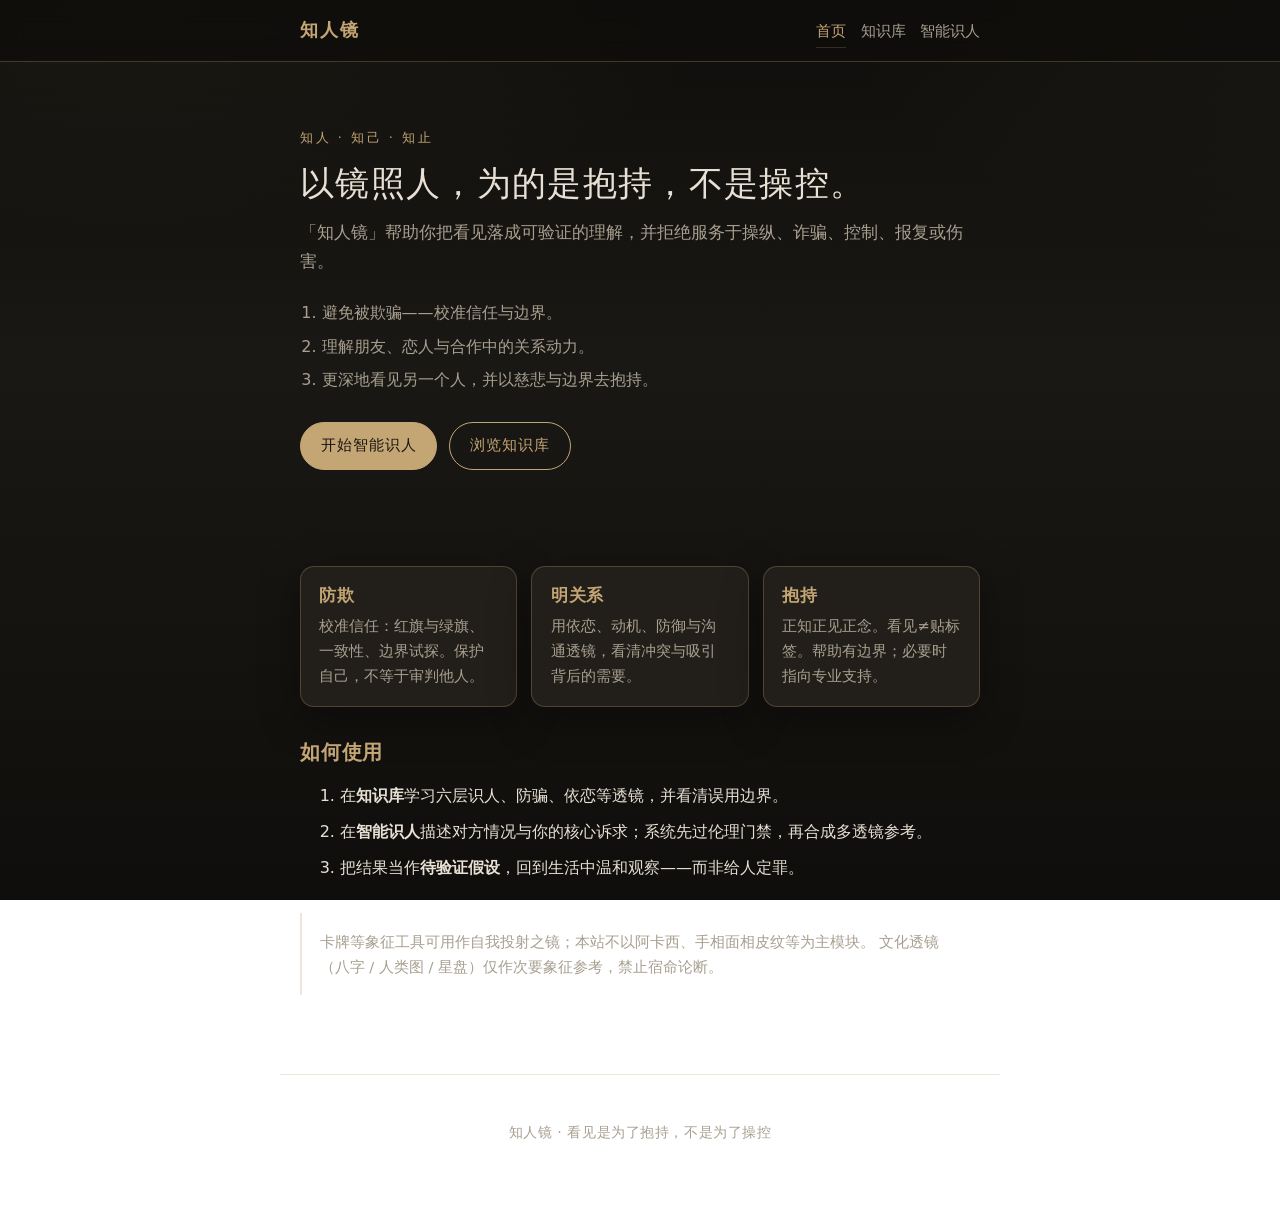
<file: index.html>
<!DOCTYPE html>
<html lang="zh-CN">
<head>
  <meta charset="UTF-8" />
  <meta name="viewport" content="width=device-width, initial-scale=1" />
  <meta name="description" content="知人镜：避免被欺、理解关系、以慈悲抱持他人。看见是为了抱持，不是为了操控。" />
  <title>知人镜 · 看见是为了抱持</title>
  <link rel="stylesheet" href="css/site.css" />
</head>
<body>
  <a class="skip-link" href="#main">跳到主要内容</a>
  <header class="site-header">
    <div class="header-inner">
      <a class="brand" href="index.html"><span>知人镜</span></a>
      <nav class="nav" aria-label="主导航">
        <a href="index.html" aria-current="page">首页</a>
        <a href="kb.html">知识库</a>
        <a href="ask.html">智能识人</a>
      </nav>
    </div>
  </header>

  <main id="main">
    <section class="hero">
      <p class="hero-kicker">知人 · 知己 · 知止</p>
      <h1>以镜照人，为的是抱持，不是操控。</h1>
      <p class="lead">「知人镜」帮助你把看见落成可验证的理解，并拒绝服务于操纵、诈骗、控制、报复或伤害。</p>
      <ol class="lead-steps">
        <li>避免被欺骗——校准信任与边界。</li>
        <li>理解朋友、恋人与合作中的关系动力。</li>
        <li>更深地看见另一个人，并以慈悲与边界去抱持。</li>
      </ol>
      <div class="hero-actions">
        <a class="btn" href="ask.html">开始智能识人</a>
        <a class="btn btn-ghost" href="kb.html">浏览知识库</a>
      </div>
    </section>

    <section class="intent-grid" aria-label="产品三重意图">
      <article class="intent-card">
        <h3>防欺</h3>
        <p>校准信任：红旗与绿旗、一致性、边界试探。保护自己，不等于审判他人。</p>
      </article>
      <article class="intent-card">
        <h3>明关系</h3>
        <p>用依恋、动机、防御与沟通透镜，看清冲突与吸引背后的需要。</p>
      </article>
      <article class="intent-card">
        <h3>抱持</h3>
        <p>正知正见正念。看见≠贴标签。帮助有边界；必要时指向专业支持。</p>
      </article>
    </section>

    <section class="page-intro">
      <h2>如何使用</h2>
      <ol>
        <li>在<strong>知识库</strong>学习六层识人、防骗、依恋等透镜，并看清误用边界。</li>
        <li>在<strong>智能识人</strong>描述对方情况与你的核心诉求；系统先过伦理门禁，再合成多透镜参考。</li>
        <li>把结果当作<strong>待验证假设</strong>，回到生活中温和观察——而非给人定罪。</li>
      </ol>
    </section>

    <p class="note-quiet">
      卡牌等象征工具可用作自我投射之镜；本站不以阿卡西、手相面相皮纹等为主模块。
      文化透镜（八字 / 人类图 / 星盘）仅作次要象征参考，禁止宿命论断。
    </p>
  </main>

  <footer class="site-footer">
    <p>知人镜 · 看见是为了抱持，不是为了操控</p>
  </footer>
  <script src="js/app.js" defer></script>
</body>
</html>
</file>
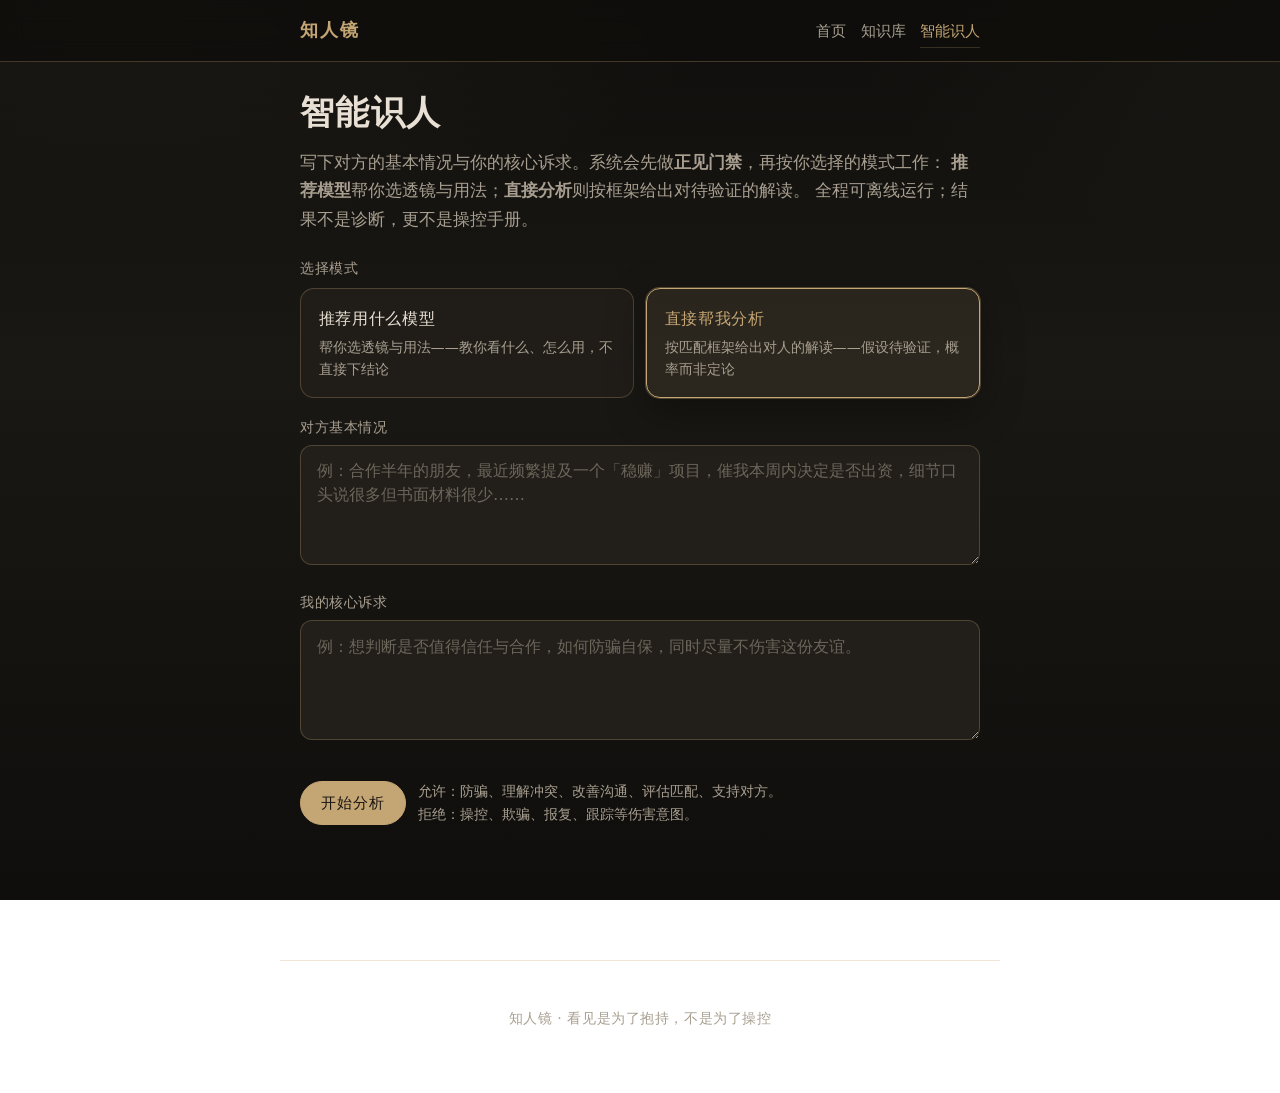
<file: ask.html>
<!DOCTYPE html>
<html lang="zh-CN">
<head>
  <meta charset="UTF-8" />
  <meta name="viewport" content="width=device-width, initial-scale=1" />
  <meta name="description" content="知人镜智能识人：推荐模型或直接分析，伦理门禁后的多透镜参考。" />
  <title>智能识人 · 知人镜</title>
  <link rel="stylesheet" href="css/site.css" />
</head>
<body>
  <a class="skip-link" href="#main">跳到主要内容</a>
  <header class="site-header">
    <div class="header-inner">
      <a class="brand" href="index.html"><span>知人镜</span></a>
      <nav class="nav" aria-label="主导航">
        <a href="index.html">首页</a>
        <a href="kb.html">知识库</a>
        <a href="ask.html" aria-current="page">智能识人</a>
      </nav>
    </div>
  </header>

  <main id="main">
    <header class="page-intro">
      <h1>智能识人</h1>
      <p class="lead">
        写下对方的基本情况与你的核心诉求。系统会先做<strong>正见门禁</strong>，再按你选择的模式工作：
        <strong>推荐模型</strong>帮你选透镜与用法；<strong>直接分析</strong>则按框架给出对待验证的解读。
        全程可离线运行；结果不是诊断，更不是操控手册。
      </p>
    </header>

    <form id="ask-form" class="ask-form" novalidate>
      <fieldset class="mode-switch" role="radiogroup" aria-labelledby="mode-legend">
        <legend id="mode-legend" class="field-label">选择模式</legend>
        <label class="mode-card">
          <input type="radio" name="ask-mode" value="recommend" />
          <span class="mode-card-body">
            <span class="mode-card-title">推荐用什么模型</span>
            <span class="mode-card-desc">帮你选透镜与用法——教你看什么、怎么用，不直接下结论</span>
          </span>
        </label>
        <label class="mode-card">
          <input type="radio" name="ask-mode" value="analyze" checked />
          <span class="mode-card-body">
            <span class="mode-card-title">直接帮我分析</span>
            <span class="mode-card-desc">按匹配框架给出对人的解读——假设待验证，概率而非定论</span>
          </span>
        </label>
      </fieldset>

      <div>
        <label class="field-label" for="person-input">对方基本情况</label>
        <textarea id="person-input" name="person" required
          placeholder="例：合作半年的朋友，最近频繁提及一个「稳赚」项目，催我本周内决定是否出资，细节口头说很多但书面材料很少……"></textarea>
      </div>
      <div>
        <label class="field-label" for="intent-input">我的核心诉求</label>
        <textarea id="intent-input" name="intent" required
          placeholder="例：想判断是否值得信任与合作，如何防骗自保，同时尽量不伤害这份友谊。"></textarea>
      </div>
      <div class="form-actions">
        <button type="submit" class="btn" id="ask-submit">开始分析</button>
        <p class="form-hint">允许：防骗、理解冲突、改善沟通、评估匹配、支持对方。<br />拒绝：操控、欺骗、报复、跟踪等伤害意图。</p>
      </div>
    </form>

    <div id="ask-result" tabindex="-1" aria-live="polite"></div>
  </main>

  <footer class="site-footer">
    <p>知人镜 · 看见是为了抱持，不是为了操控</p>
  </footer>
  <script src="js/kb.js"></script>
  <script src="js/ethics.js"></script>
  <script src="js/engine.js"></script>
  <script src="js/app.js" defer></script>
</body>
</html>
</file>
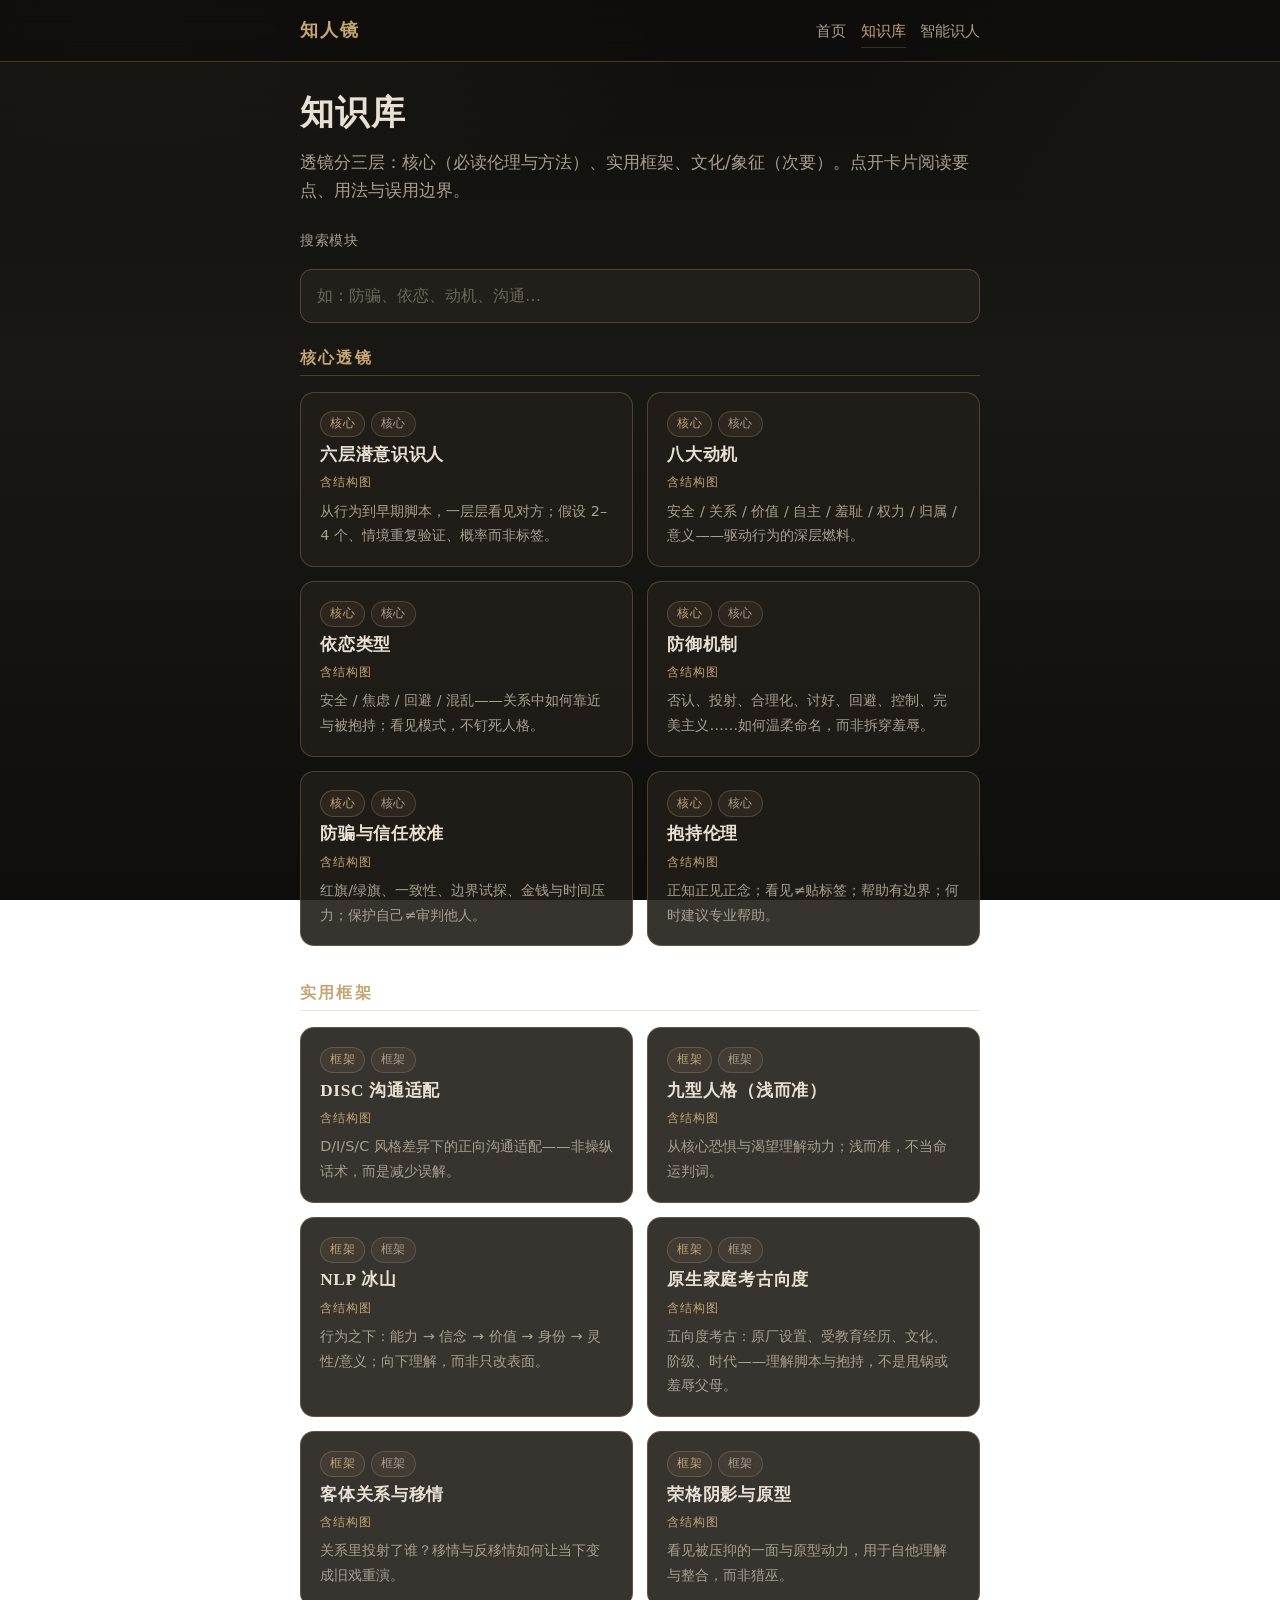
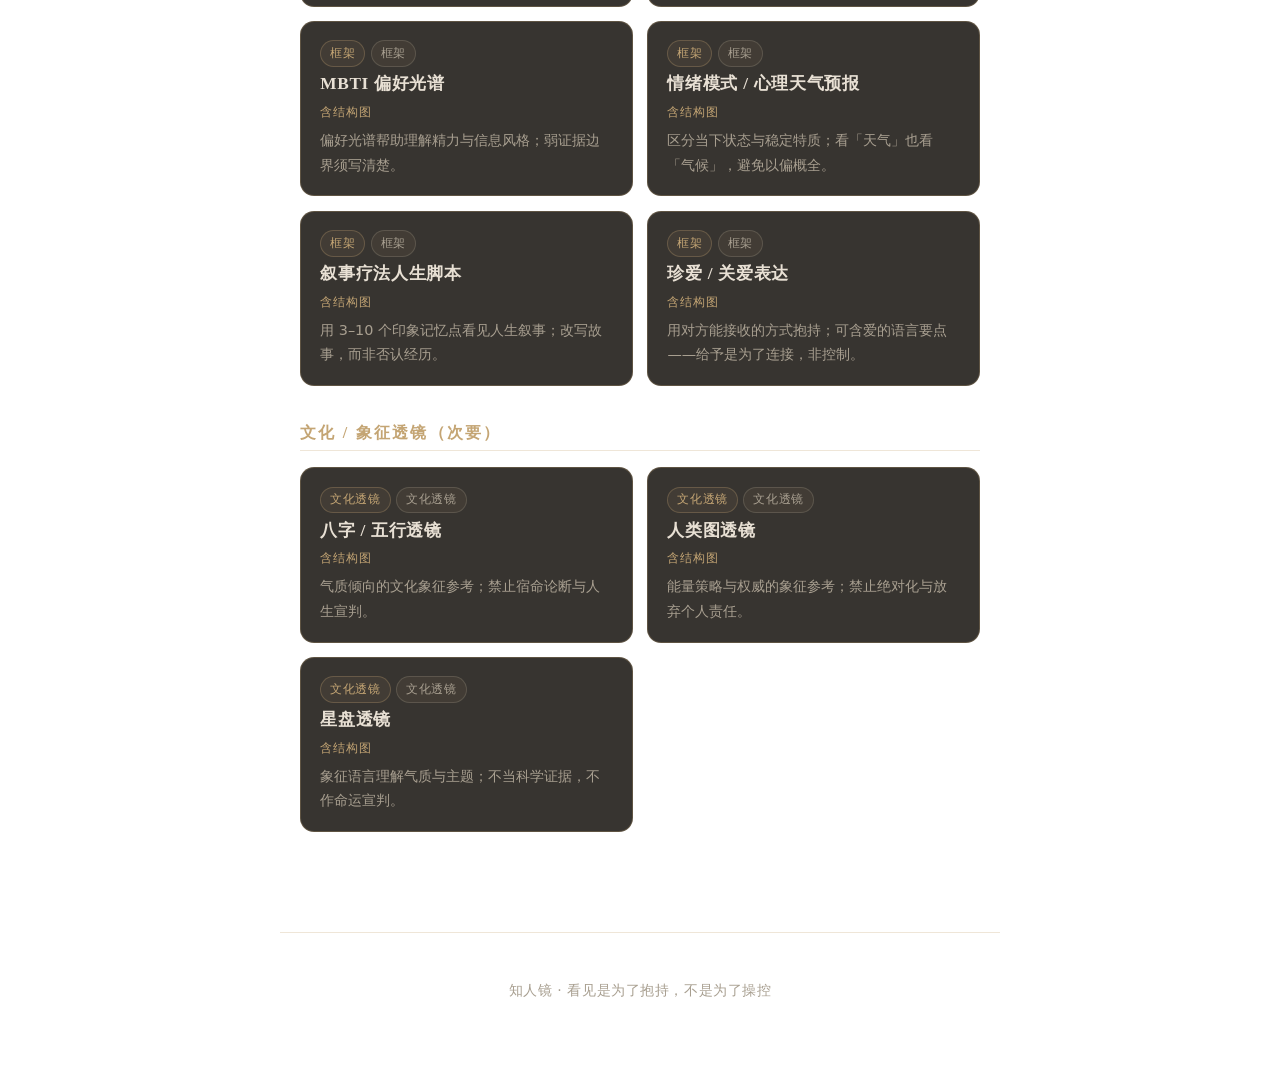
<file: kb.html>
<!DOCTYPE html>
<html lang="zh-CN">
<head>
  <meta charset="UTF-8" />
  <meta name="viewport" content="width=device-width, initial-scale=1" />
  <meta name="description" content="知人镜知识库：核心透镜、实用框架与文化象征透镜。" />
  <title>知识库 · 知人镜</title>
  <link rel="stylesheet" href="css/site.css" />
</head>
<body>
  <a class="skip-link" href="#main">跳到主要内容</a>
  <header class="site-header">
    <div class="header-inner">
      <a class="brand" href="index.html"><span>知人镜</span></a>
      <nav class="nav" aria-label="主导航">
        <a href="index.html">首页</a>
        <a href="kb.html" aria-current="page">知识库</a>
        <a href="ask.html">智能识人</a>
      </nav>
    </div>
  </header>

  <main id="main">
    <header class="page-intro">
      <h1>知识库</h1>
      <p class="lead">透镜分三层：核心（必读伦理与方法）、实用框架、文化/象征（次要）。点开卡片阅读要点、用法与误用边界。</p>
    </header>

    <div class="toolbar">
      <label class="field-label" for="kb-search">搜索模块</label>
      <input id="kb-search" type="search" placeholder="如：防骗、依恋、动机、沟通…" autocomplete="off" />
    </div>

    <div id="kb-list" aria-live="polite"></div>
  </main>

  <footer class="site-footer">
    <p>知人镜 · 看见是为了抱持，不是为了操控</p>
  </footer>
  <script src="js/kb.js"></script>
  <script src="js/diagrams.js"></script>
  <script src="js/app.js" defer></script>
</body>
</html>
</file>
<file: css/site.css>
/* 知人镜 · site.css — mobile-first, ink / Zen */
:root {
  --bg0: #0f0e0c;
  --bg1: #1a1814;
  --bg2: #221f1a;
  --ink: #e8e0d4;
  --ink-dim: #a89f90;
  --gold: #c4a574;
  --gold-soft: rgba(196, 165, 116, 0.22);
  --line: rgba(196, 165, 116, 0.28);
  --danger: #c47a6a;
  --ok: #8a9a7b;
  --radius: 14px;
  --shadow: 0 12px 40px rgba(0, 0, 0, 0.35);
  --font-serif: "Songti SC", "Noto Serif SC", "STSong", "SimSun", Georgia, serif;
  --font-sans: "PingFang SC", "Hiragino Sans GB", "Noto Sans SC", "Microsoft YaHei", system-ui, sans-serif;
  --max: 720px;
  --pad: 1.25rem;
}

*,
*::before,
*::after {
  box-sizing: border-box;
}

html {
  scroll-behavior: smooth;
  -webkit-text-size-adjust: 100%;
}

body {
  margin: 0;
  min-height: 100vh;
  font-family: var(--font-sans);
  font-size: 16px;
  line-height: 1.7;
  color: var(--ink);
  background:
    radial-gradient(1200px 600px at 10% -10%, rgba(196, 165, 116, 0.08), transparent 55%),
    radial-gradient(900px 500px at 100% 0%, rgba(138, 154, 123, 0.05), transparent 50%),
    linear-gradient(180deg, var(--bg0), var(--bg1) 40%, var(--bg0));
  background-attachment: fixed;
}

img { max-width: 100%; height: auto; }

a {
  color: var(--gold);
  text-decoration-thickness: 1px;
  text-underline-offset: 0.2em;
  transition: color 0.2s ease, opacity 0.2s ease;
}
a:hover { color: #d8be8f; }
a:focus-visible,
button:focus-visible,
input:focus-visible,
textarea:focus-visible {
  outline: 2px solid var(--gold);
  outline-offset: 3px;
}

.skip-link {
  position: absolute;
  left: -9999px;
  top: 0;
  background: var(--gold);
  color: var(--bg0);
  padding: 0.5rem 1rem;
  z-index: 100;
}
.skip-link:focus { left: 0.5rem; top: 0.5rem; }

.site-header {
  position: sticky;
  top: 0;
  z-index: 50;
  backdrop-filter: blur(12px);
  background: rgba(15, 14, 12, 0.82);
  border-bottom: 1px solid var(--line);
}

.header-inner {
  max-width: var(--max);
  margin: 0 auto;
  padding: 0.85rem var(--pad);
  display: flex;
  align-items: center;
  justify-content: space-between;
  gap: 1rem;
}

.brand {
  font-family: var(--font-serif);
  font-size: 1.15rem;
  letter-spacing: 0.12em;
  color: var(--ink);
  text-decoration: none;
  white-space: nowrap;
}
.brand span {
  color: var(--gold);
  font-weight: 600;
}

.nav {
  display: flex;
  gap: 0.35rem 0.9rem;
  flex-wrap: wrap;
  justify-content: flex-end;
}
.nav a {
  color: var(--ink-dim);
  text-decoration: none;
  font-size: 0.92rem;
  padding: 0.25rem 0;
  border-bottom: 1px solid transparent;
}
.nav a:hover { color: var(--ink); }
.nav a[aria-current="page"] {
  color: var(--gold);
  border-bottom-color: var(--gold-soft);
}

main {
  max-width: var(--max);
  margin: 0 auto;
  padding: 1.75rem var(--pad) 4rem;
}

.site-footer {
  max-width: var(--max);
  margin: 0 auto;
  padding: 2rem var(--pad) 3rem;
  border-top: 1px solid var(--line);
  color: var(--ink-dim);
  font-size: 0.88rem;
  text-align: center;
  letter-spacing: 0.04em;
}

h1, h2, h3 {
  font-family: var(--font-serif);
  font-weight: 600;
  line-height: 1.35;
  letter-spacing: 0.04em;
}
h1 { font-size: clamp(1.6rem, 5vw, 2.1rem); margin: 0 0 0.75rem; }
h2 { font-size: 1.25rem; margin: 0 0 0.75rem; color: var(--gold); }
h3 { font-size: 1.05rem; margin: 0 0 0.5rem; }

.lead {
  font-size: 1.05rem;
  color: var(--ink-dim);
  margin: 0 0 1.5rem;
}

.hero {
  padding: 1.5rem 0 2rem;
}
.hero-kicker {
  display: inline-block;
  font-size: 0.8rem;
  letter-spacing: 0.2em;
  color: var(--gold);
  margin-bottom: 0.75rem;
  text-transform: none;
}
.hero h1 {
  font-weight: 500;
}
.hero-actions {
  display: flex;
  flex-wrap: wrap;
  gap: 0.75rem;
  margin: 1.75rem 0 2rem;
}

.intent-grid {
  display: grid;
  gap: 0.9rem;
  margin: 2rem 0;
}
@media (min-width: 560px) {
  .intent-grid { grid-template-columns: repeat(3, 1fr); }
}

.intent-card {
  background: var(--bg2);
  border: 1px solid var(--line);
  border-radius: var(--radius);
  padding: 1.1rem 1.15rem;
  box-shadow: var(--shadow);
}
.intent-card h3 {
  color: var(--gold);
  margin-bottom: 0.35rem;
}
.intent-card p {
  margin: 0;
  color: var(--ink-dim);
  font-size: 0.92rem;
}

.note-quiet {
  margin-top: 2rem;
  padding: 1rem 1.1rem;
  border-left: 2px solid var(--line);
  color: var(--ink-dim);
  font-size: 0.92rem;
}

.btn {
  display: inline-flex;
  align-items: center;
  justify-content: center;
  gap: 0.4rem;
  min-height: 44px;
  padding: 0.65rem 1.25rem;
  border-radius: 999px;
  border: 1px solid var(--gold);
  background: var(--gold);
  color: #1a1510;
  font-family: inherit;
  font-size: 0.95rem;
  letter-spacing: 0.06em;
  cursor: pointer;
  text-decoration: none;
  transition: transform 0.15s ease, background 0.2s ease, opacity 0.2s ease;
}
.btn:hover { background: #d4b484; color: #1a1510; text-decoration: none; }
.btn:active { transform: scale(0.98); }
.btn:disabled {
  opacity: 0.55;
  cursor: wait;
}
.btn-ghost {
  background: transparent;
  color: var(--gold);
}
.btn-ghost:hover {
  background: var(--gold-soft);
  color: var(--ink);
}

.card-grid {
  display: grid;
  gap: 0.9rem;
}
@media (min-width: 560px) {
  .card-grid { grid-template-columns: repeat(2, 1fr); }
}

.card {
  background: rgba(34, 31, 26, 0.9);
  border: 1px solid var(--line);
  border-radius: var(--radius);
  padding: 1.15rem 1.2rem;
  transition: border-color 0.2s ease, transform 0.2s ease, background 0.2s ease;
}
.card-link {
  display: block;
  color: inherit;
  text-decoration: none;
}
.card-link:hover {
  border-color: var(--gold);
  transform: translateY(-2px);
  background: rgba(40, 36, 30, 0.95);
}
.card h3 {
  font-size: 1.08rem;
  margin: 0.35rem 0 0.45rem;
  color: var(--ink);
}
.card p {
  margin: 0;
  color: var(--ink-dim);
  font-size: 0.9rem;
}

.card-meta {
  display: flex;
  flex-wrap: wrap;
  gap: 0.35rem;
}

.pill {
  display: inline-block;
  font-size: 0.72rem;
  letter-spacing: 0.06em;
  padding: 0.15rem 0.55rem;
  border-radius: 999px;
  border: 1px solid var(--line);
  color: var(--gold);
  background: rgba(196, 165, 116, 0.08);
}
.pill.soft {
  color: var(--ink-dim);
  border-color: rgba(168, 159, 144, 0.25);
}

.kb-group { margin-bottom: 2.25rem; }
.kb-group-title {
  font-size: 1rem;
  letter-spacing: 0.14em;
  margin-bottom: 1rem;
  padding-bottom: 0.4rem;
  border-bottom: 1px solid var(--line);
}

.toolbar {
  display: flex;
  flex-direction: column;
  gap: 0.75rem;
  margin-bottom: 1.5rem;
}
.field-label {
  display: block;
  font-size: 0.85rem;
  color: var(--ink-dim);
  margin-bottom: 0.35rem;
  letter-spacing: 0.04em;
}
input[type="search"],
textarea {
  width: 100%;
  border: 1px solid var(--line);
  border-radius: 12px;
  background: var(--bg2);
  color: var(--ink);
  font-family: inherit;
  font-size: 1rem;
  padding: 0.85rem 1rem;
  line-height: 1.5;
  resize: vertical;
}
textarea { min-height: 120px; }
input::placeholder,
textarea::placeholder { color: rgba(168, 159, 144, 0.55); }

.ask-form {
  display: grid;
  gap: 1.15rem;
  margin-bottom: 1.5rem;
}
.form-actions {
  display: flex;
  flex-wrap: wrap;
  gap: 0.75rem;
  align-items: center;
}
.form-hint {
  color: var(--ink-dim);
  font-size: 0.85rem;
}

#ask-result,
#module-root,
#kb-list {
  min-height: 2rem;
}

.result-block {
  background: rgba(26, 24, 20, 0.65);
  border: 1px solid var(--line);
  border-radius: var(--radius);
  padding: 1.15rem 1.2rem;
  margin: 0.9rem 0;
}
.result-block ol,
.result-block ul {
  margin: 0.4rem 0 0;
  padding-left: 1.2rem;
}
.result-block li { margin: 0.35rem 0; }

.lens-list { list-style: none; padding-left: 0; }
.lens-list li {
  padding: 0.45rem 0;
  border-bottom: 1px dashed rgba(196, 165, 116, 0.15);
}
.lens-list li:last-child { border-bottom: 0; }

.tag-prob {
  display: inline-block;
  font-size: 0.75rem;
  color: var(--bg0);
  background: var(--gold);
  border-radius: 999px;
  padding: 0.05rem 0.5rem;
  margin-right: 0.35rem;
  letter-spacing: 0.04em;
}

.banner {
  border-radius: var(--radius);
  padding: 1rem 1.15rem;
  margin: 0.75rem 0 1rem;
  border: 1px solid var(--line);
}
.banner-empty {
  background: rgba(196, 165, 116, 0.08);
  color: var(--ink-dim);
}
.banner-soft {
  background: rgba(138, 154, 123, 0.12);
  border-color: rgba(138, 154, 123, 0.35);
  color: var(--ink);
}
.banner-reject {
  background: rgba(196, 122, 106, 0.12);
  border-color: rgba(196, 122, 106, 0.45);
  color: #e8cfc8;
}
.banner-crisis {
  background: rgba(196, 122, 106, 0.18);
  border-color: var(--danger);
  color: #f0ddd8;
}

.muted { color: var(--ink-dim); }
.tiny { font-size: 0.85rem; }
.loading-line {
  animation: pulse 1.2s ease-in-out infinite;
}
@keyframes pulse {
  0%, 100% { opacity: 0.45; }
  50% { opacity: 1; }
}

.breadcrumb {
  font-size: 0.85rem;
  color: var(--ink-dim);
  margin-bottom: 1rem;
}
.breadcrumb a { color: var(--ink-dim); }
.module-header { margin-bottom: 1.25rem; }
.module-cta { margin-top: 1.5rem; }
.tags { display: flex; flex-wrap: wrap; gap: 0.35rem; }

.page-intro {
  margin-bottom: 1.5rem;
}

@media (prefers-reduced-motion: reduce) {
  *, *::before, *::after {
    animation: none !important;
    transition: none !important;
    scroll-behavior: auto !important;
  }
}


/* —— 模块结构图 —— */
.module-diagram {
  margin: 0 0 1.25rem;
  padding: 1rem 1rem 0.75rem;
  background: rgba(26, 24, 20, 0.85);
  border: 1px solid var(--line);
  border-radius: var(--radius);
  box-shadow: var(--shadow);
  overflow-x: auto;
  -webkit-overflow-scrolling: touch;
}
.module-diagram svg {
  width: 100%;
  height: auto;
  display: block;
  min-width: 260px;
  max-width: 520px;
  margin: 0 auto;
}
.module-diagram figcaption {
  margin: 0.65rem 0 0;
  text-align: center;
  font-size: 0.8rem;
  letter-spacing: 0.16em;
  color: var(--gold);
  font-family: var(--font-serif);
}

.card-diagram-hint {
  margin: 0 0 0.35rem !important;
  font-size: 0.72rem !important;
  letter-spacing: 0.08em;
  color: var(--gold) !important;
}

/* 编号步骤列表更清晰 */
.result-block ol {
  list-style: decimal;
  padding-left: 1.35rem;
}
.result-block ol > li,
.result-block ul > li {
  margin: 0.5rem 0;
  line-height: 1.65;
  padding-left: 0.15rem;
}
.page-intro ol > li {
  margin: 0.55rem 0;
  line-height: 1.7;
}
.lead-steps {
  margin: 0 0 1.25rem;
  padding-left: 1.35rem;
  color: var(--ink-dim);
}
.lead-steps li { margin: 0.4rem 0; }

/* —— 智能识人 · 模式切换 —— */
.mode-switch {
  margin: 0;
  padding: 0;
  border: 0;
  display: grid;
  gap: 0.75rem;
}
.mode-switch legend.field-label {
  padding: 0;
  margin-bottom: 0.5rem;
}
.mode-card {
  display: block;
  cursor: pointer;
  position: relative;
}
.mode-card input {
  position: absolute;
  opacity: 0;
  width: 1px;
  height: 1px;
  margin: 0;
  pointer-events: none;
}
.mode-card-body {
  display: block;
  background: rgba(34, 31, 26, 0.9);
  border: 1.5px solid var(--line);
  border-radius: var(--radius);
  padding: 1rem 1.1rem;
  transition: border-color 0.2s ease, background 0.2s ease, box-shadow 0.2s ease;
}
.mode-card:hover .mode-card-body {
  border-color: rgba(196, 165, 116, 0.55);
  background: rgba(40, 36, 30, 0.95);
}
.mode-card input:checked + .mode-card-body {
  border-color: var(--gold);
  background: rgba(196, 165, 116, 0.1);
  box-shadow: 0 0 0 1px rgba(196, 165, 116, 0.35), var(--shadow);
}
.mode-card input:focus-visible + .mode-card-body {
  outline: 2px solid var(--gold);
  outline-offset: 3px;
}
.mode-card-title {
  display: block;
  font-family: var(--font-serif);
  font-size: 1.02rem;
  color: var(--ink);
  letter-spacing: 0.04em;
  margin-bottom: 0.25rem;
}
.mode-card input:checked + .mode-card-body .mode-card-title {
  color: var(--gold);
}
.mode-card-desc {
  display: block;
  font-size: 0.88rem;
  color: var(--ink-dim);
  line-height: 1.55;
}
@media (min-width: 560px) {
  .mode-switch {
    grid-template-columns: 1fr 1fr;
  }
  .mode-switch legend.field-label {
    grid-column: 1 / -1;
  }
}

.recommend-card {
  margin: 1rem 0 0;
  padding: 1rem 0 0;
  border-top: 1px dashed rgba(196, 165, 116, 0.2);
}
.recommend-card:first-of-type {
  border-top: 0;
  padding-top: 0.35rem;
}
.recommend-card h4 {
  font-family: var(--font-serif);
  font-size: 1.05rem;
  margin: 0 0 0.45rem;
  color: var(--ink);
}
.recommend-idx {
  display: inline-flex;
  align-items: center;
  justify-content: center;
  width: 1.4rem;
  height: 1.4rem;
  border-radius: 999px;
  background: var(--gold-soft);
  color: var(--gold);
  font-size: 0.8rem;
  margin-right: 0.25rem;
}
.recommend-why {
  margin: 0.35rem 0;
}
.recommend-link {
  margin: 0.75rem 0 0.25rem;
}
.analyze-lens {
  margin: 0.9rem 0 0;
  padding: 0.85rem 0 0;
  border-top: 1px dashed rgba(196, 165, 116, 0.18);
}
.analyze-lens:first-of-type {
  border-top: 0;
  padding-top: 0.25rem;
}
.analyze-lens h4 {
  font-family: var(--font-serif);
  margin: 0 0 0.4rem;
  font-size: 1.02rem;
}
.analyze-lens p {
  margin: 0.35rem 0;
  color: var(--ink-dim);
  font-size: 0.95rem;
}
</file>
